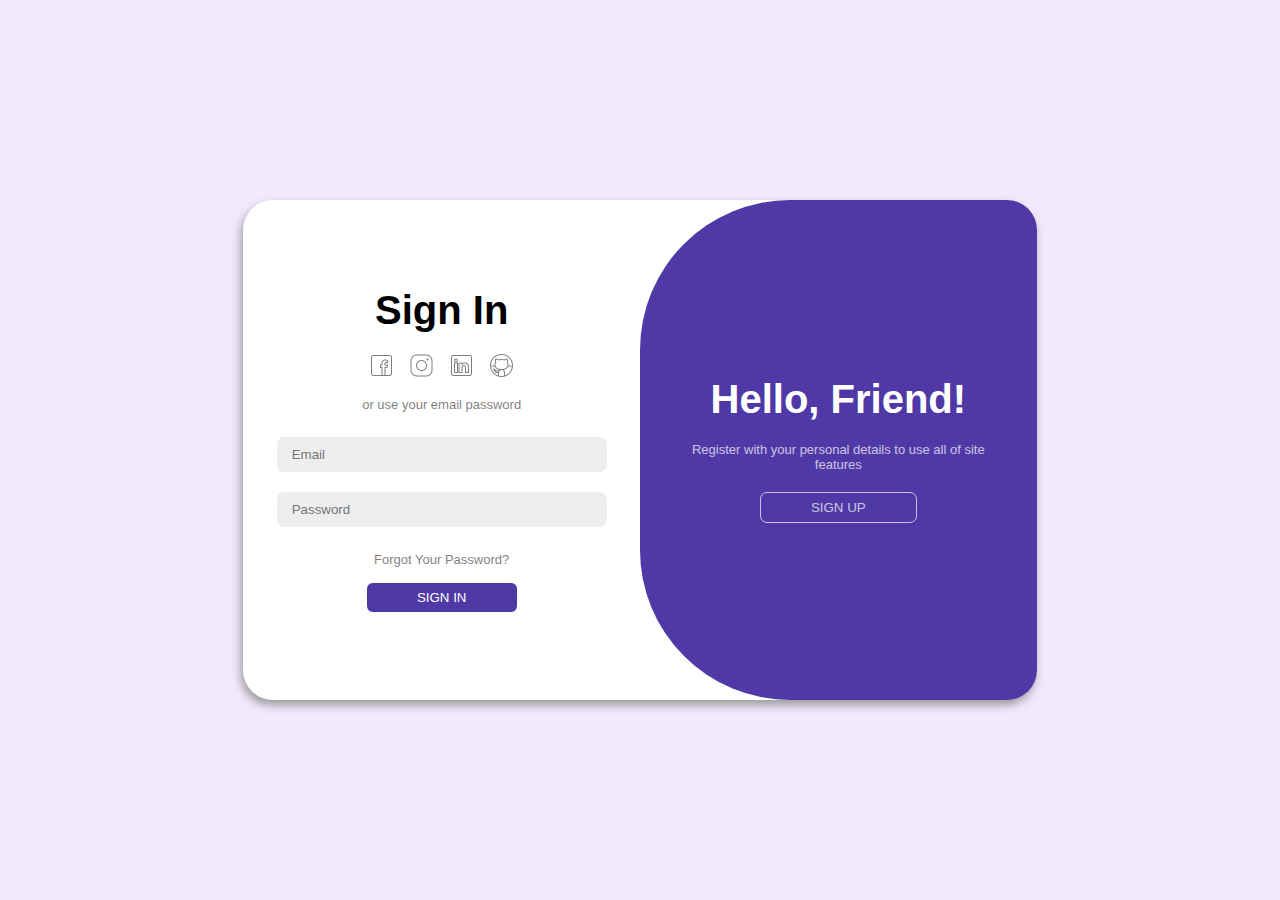
<file: index.html>
<!DOCTYPE html>
<html lang="en">

<head>
    <meta charset="UTF-8">
    <meta name="viewport" content="width=device-width, initial-scale=1.0">
    <title>Document</title>
    <link rel="stylesheet" href="style.css">
</head>

<body>
    <div class="Div">
        <div class="SignIn">
            <h1>Sign In</h1>
            <ul>
                <li><img src="fb.png"></li>
                <li><img src="insta.png"></li>
                <li><img src="in.png"></li>
                <li><img src="git.png"></li>
            </ul>
            <p>or use your email password</p>
            <input type="email" placeholder="Email">
            <input type="password" placeholder="Password">
            <a href="#">Forgot Your Password?</a>
            <button class="btnIn">SIGN IN</button>
        </div>
        <div class="SignUp">
            <h1>Hello, Friend!</h1>
            <p class="pr">Register with your personal details to use all of site features</p>
            <button>SIGN UP</button>
        </div>
    </div>
</body>

</html>
</file>
<file: style.css>
* {
    margin: 0;
    padding: 0;
    font-family: Verdana, Geneva, Tahoma, sans-serif;
}

body {
    display: flex;
    justify-content: center;
    align-items: center;
    height: 100vh;
    background: rgb(243, 233, 255);
}

.Div {
    display: flex;
    background: #fff;
    border-radius: 30px;
    height: 500px;
    overflow: hidden;
    box-shadow: -2px 5px 10px #999;
}

h1 {
    font-size: 40px;
}

.SignIn {
    display: flex;
    flex-direction: column;
    justify-content: center;
    align-items: center;
    flex: 1;
}

ul {
    display: flex;
    gap: 15px;
    margin-top: 20px;
}

li {
    list-style-type: none;

}

li img {
    width: 25px;
    height: 25px;
    opacity: 0.5;
    cursor: pointer;
}

li img:hover {
    opacity: 1;
}

input {
    width: 300px;
    padding: 10px 15px;
    margin: 10px 30px;
    border-radius: 7px;
    border: none;
    background: #EEE;
    outline: none;
}

.SignIn a,
.SignIn p {
    color: #000;
    text-decoration: none;
    opacity: 0.5;
    margin: 15px;
    font-size: 13px;
}

.SignUp {
    flex: 1;
    display: flex;
    flex-direction: column;
    justify-content: center;
    align-items: center;
    text-align: center;
    border-radius: 150px 0 0 150px;
    background: #4f39a6;
    color: #fff;
}

.pr {
    padding: 20px 30px;
    opacity: 0.7;
    font-size: 13px;
}

button {
    padding: 7px 50px;
    border: 1px solid #fff;
    border-radius: 7px;
    color: #fff;
    background: transparent;
    opacity: 0.7;
    cursor: pointer;
}

button:hover {
    background: #000;
}

.btnIn {
    background: #4f39a6;
    opacity: 1;
}
</file>
